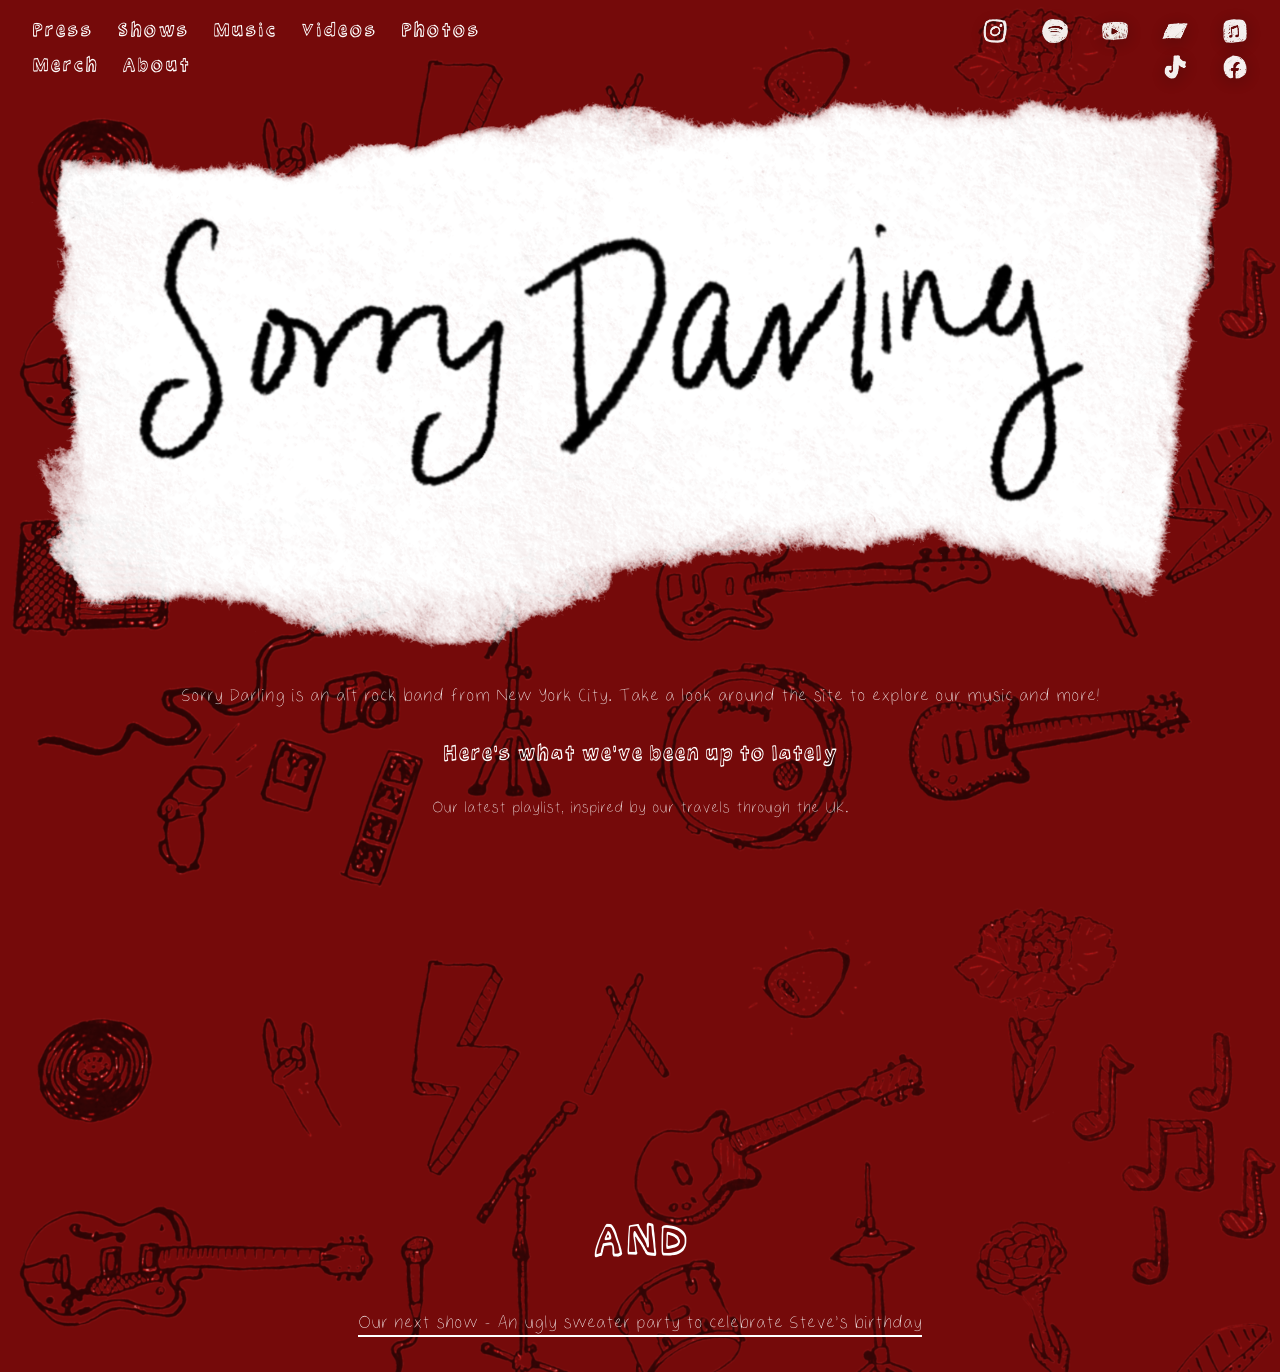
<file: index.html>
<!doctype html>
<html lang="en">
<head>
  <meta charset="utf-8">
  <meta name="viewport" content="width=device-width,initial-scale=1">
  <title>Sorry Darling — Home</title>
  <link rel="stylesheet" href="assets/css/style.css">
  <link rel="preconnect" href="https://fonts.googleapis.com">
  <link rel="preconnect" href="https://fonts.gstatic.com" crossorigin>
  <link href="https://fonts.googleapis.com/css2?family=Anton&family=Open+Sans:wght@300;400;600&display=swap" rel="stylesheet">
  </head>
  <body class="home">
  <header>
    <nav class="site-nav" aria-label="Main navigation">
      <button class="nav-toggle" type="button" aria-expanded="false" aria-controls="site-nav-links" aria-label="Toggle navigation">
        <span></span>
        <span></span>
        <span></span>
      </button>
      <div class="nav-links" id="site-nav-links">
        <a class="presslink" href="press.html">Press</a>
        <a class="showslink" href="shows.html">Shows</a>
        <a class="musiclink" href="music.html">Music</a>
        <a class="videoslink" href="videos.html">Videos</a>
        <a class="gallerylink" href="gallery.html">Photos</a>
        <a class="merchlink" href="https://wearesorrydarling.bandcamp.com/merch" target="_blank" rel="noopener noreferrer">Merch</a>
        <a class="aboutlink" href="about.html">About</a>
      </div>
    </nav>
    <div class="hero" role="banner">
      <div class="hero-inner">
        <img class="hero-logo" src="assets/images/scriptLogo.png" alt="Sorry Darling logo">
      </div>
    </div>
  </header>
  <main>
    <p class="blurb">Sorry Darling is an alt rock band from New York City. Take a look around the site to explore our music and more!</p>
  </main>
  <script src="assets/js/main.js"></script>
  <script src="assets/js/socials.js"></script>
  <script src="assets/js/home.js"></script>
</body>
</html>
</file>
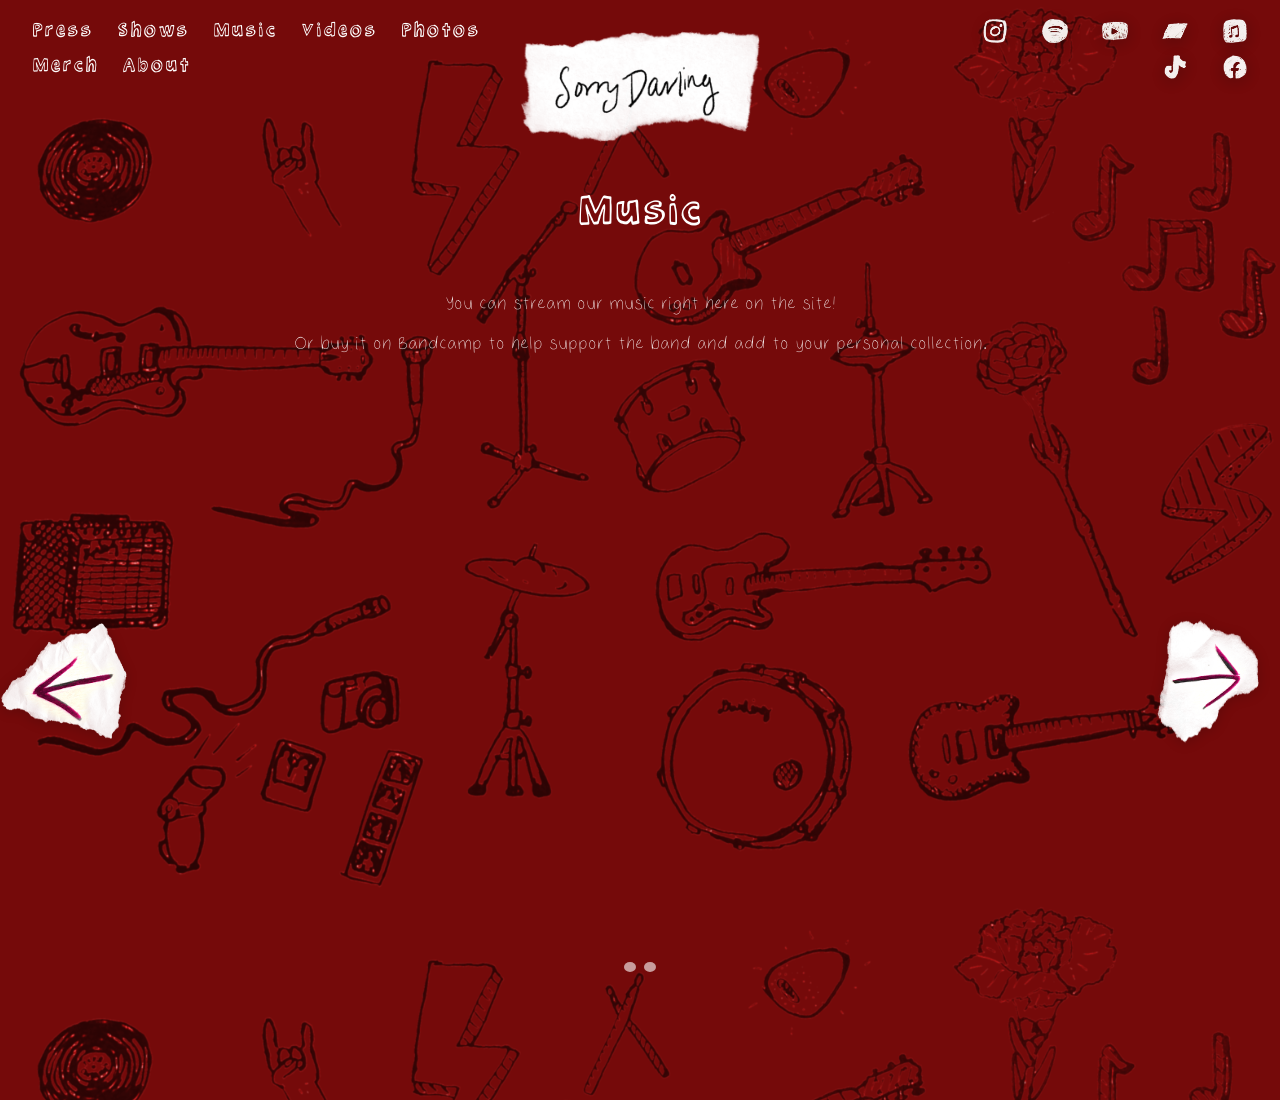
<file: music.html>
<!doctype html>
<html lang="en">
<head>
  <meta charset="utf-8">
  <meta name="viewport" content="width=device-width,initial-scale=1">
  <title>Sorry Darling — Music</title>
  <link rel="stylesheet" href="assets/css/style.css">
  <link rel="preconnect" href="https://fonts.googleapis.com">
  <link rel="preconnect" href="https://fonts.gstatic.com" crossorigin>
  <link href="https://fonts.googleapis.com/css2?family=Anton&family=Open+Sans:wght@300;400;600&display=swap" rel="stylesheet">
  </head>
  <body class="subpage">
  <header>
    <a class="mini-logo" href="index.html"><img src="assets/images/scriptLogo.png" alt="Sorry Darling logo"></a>
    <nav class="site-nav" aria-label="Main navigation">
      <button class="nav-toggle" type="button" aria-expanded="false" aria-controls="site-nav-links" aria-label="Toggle navigation">
        <span></span>
        <span></span>
        <span></span>
      </button>
      <div class="nav-links" id="site-nav-links">
        <a class="presslink" href="press.html">Press</a>
        <a class="showslink" href="shows.html">Shows</a>
        <a class="musiclink" href="music.html">Music</a>
        <a class="videoslink" href="videos.html">Videos</a>
        <a class="gallerylink" href="gallery.html">Photos</a>
        <a class="merchlink" href="https://wearesorrydarling.bandcamp.com/merch" target="_blank" rel="noopener noreferrer">Merch</a>
        <a class="aboutlink" href="about.html">About</a>
      </div>
    </nav>
  </header>
  <main>
    <div class="container">
      <h1 class="page-title">Music</h1>
      <p class="blurb">You can stream our music right here on the site! <br>Or buy it on Bandcamp to help support the band and add to your personal collection.</p>
      <section id="embed-carousel" class="embed-carousel" data-src="assets/MusicEmbedLinks.md" aria-roledescription="carousel">
        <div class="carousel-controls">
          <button class="carousel-btn prev" aria-label="Previous embed">
            <img src="assets/images/left.png" alt="Previous">
          </button>
          <button class="carousel-btn next" aria-label="Next embed">
            <img src="assets/images/right.png" alt="Next">
          </button>
        </div>
        <div class="carousel-view" aria-live="polite"></div>

        <div class="carousel-indicators" role="tablist" aria-label="Embed list"></div>
      </section>
    </div>
  </main>
  <script src="assets/js/main.js"></script>
  <script src="assets/js/socials.js"></script>
  <script src="assets/js/embed-carousel.js"></script>
</body>
</html>
</file>
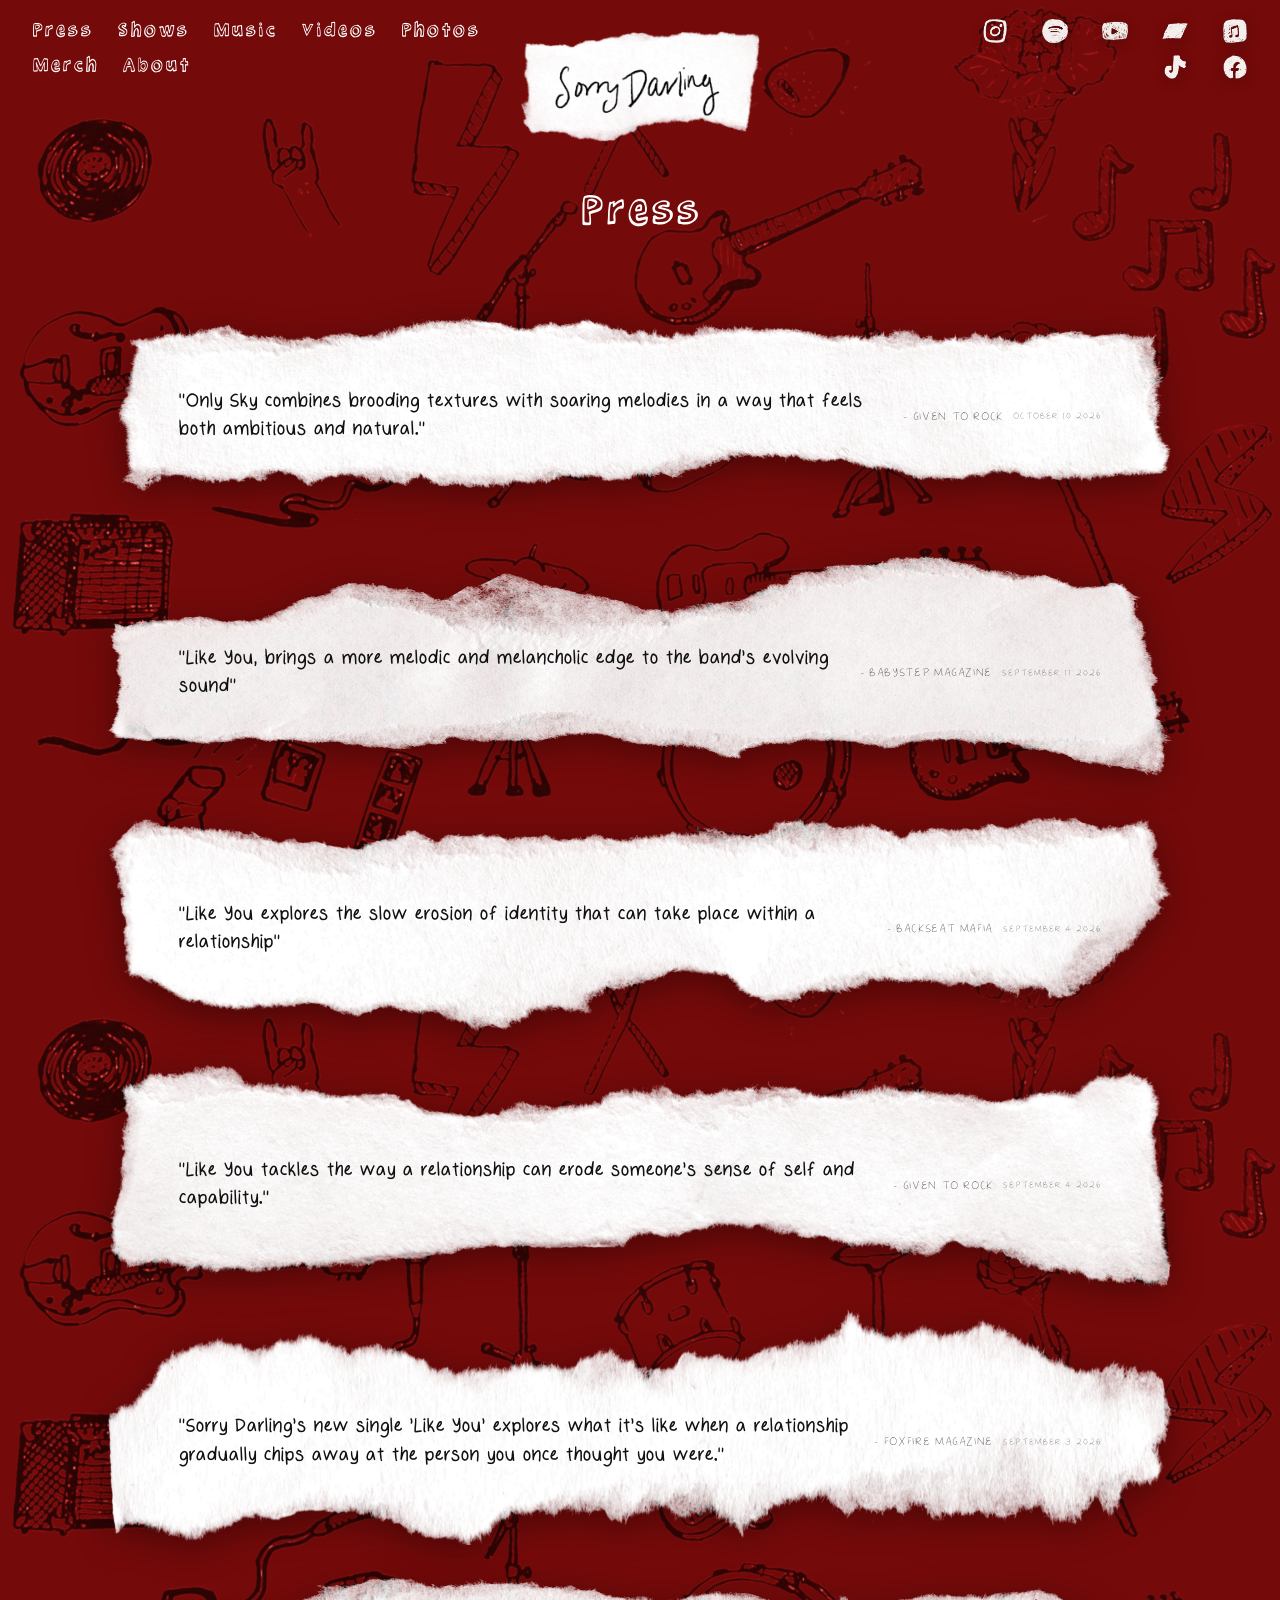
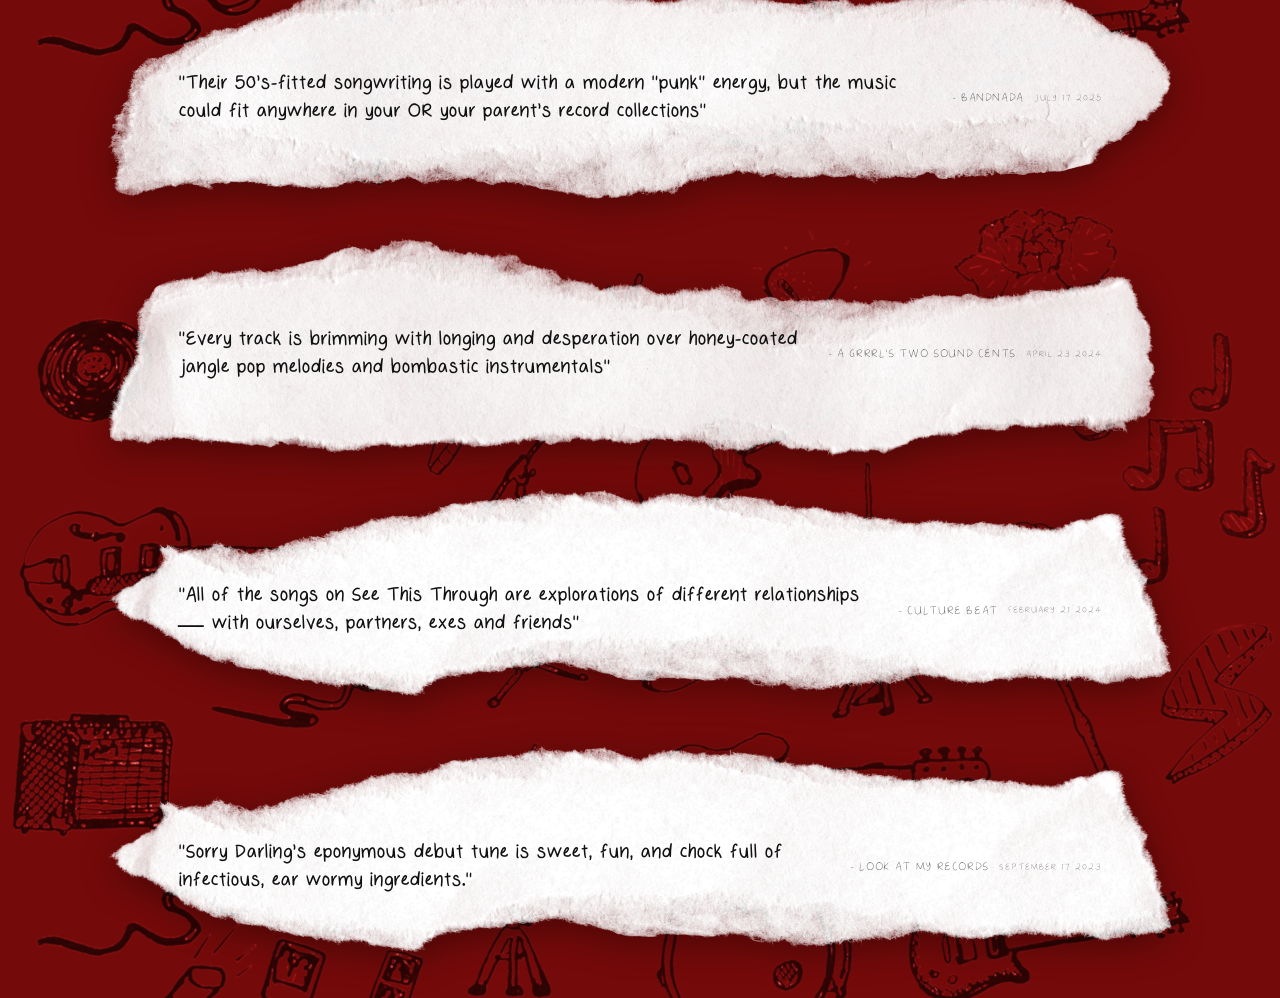
<file: press.html>
<!doctype html>
<html lang="en">
<head>
  <meta charset="utf-8">
  <meta name="viewport" content="width=device-width,initial-scale=1">
  <title>Sorry Darling — Press</title>
  <link rel="stylesheet" href="assets/css/style.css">
  <link rel="preconnect" href="https://fonts.googleapis.com">
  <link rel="preconnect" href="https://fonts.gstatic.com" crossorigin>
  <link href="https://fonts.googleapis.com/css2?family=Anton&family=Open+Sans:wght@300;400;600&display=swap" rel="stylesheet">
  </head>
  <body class="subpage">
  <header>
    <a class="mini-logo" href="index.html"><img src="assets/images/scriptLogo.png" alt="Sorry Darling logo"></a>
    <nav class="site-nav" aria-label="Main navigation">
      <button class="nav-toggle" type="button" aria-expanded="false" aria-controls="site-nav-links" aria-label="Toggle navigation">
        <span></span>
        <span></span>
        <span></span>
      </button>
      <div class="nav-links" id="site-nav-links">
        <a class="presslink" href="press.html">Press</a>
        <a class="showslink" href="shows.html">Shows</a>
        <a class="musiclink" href="music.html">Music</a>
        <a class="videoslink" href="videos.html">Videos</a>
        <a class="gallerylink" href="gallery.html">Photos</a>
        <a class="merchlink" href="https://wearesorrydarling.bandcamp.com/merch" target="_blank" rel="noopener noreferrer">Merch</a>
        <a class="aboutlink" href="about.html">About</a>
      </div>
    </nav>
  </header>
  <main>
    <div class="container">
      <h1 class="page-title">Press</h1>
      <ul id="press-list" class="press-list" aria-live="polite"></ul>
    </div>
  </main>
  <script src="assets/js/main.js"></script>
  <script src="assets/js/socials.js"></script>
  <script src="assets/js/press.js"></script>
</body>
</html>
</file>
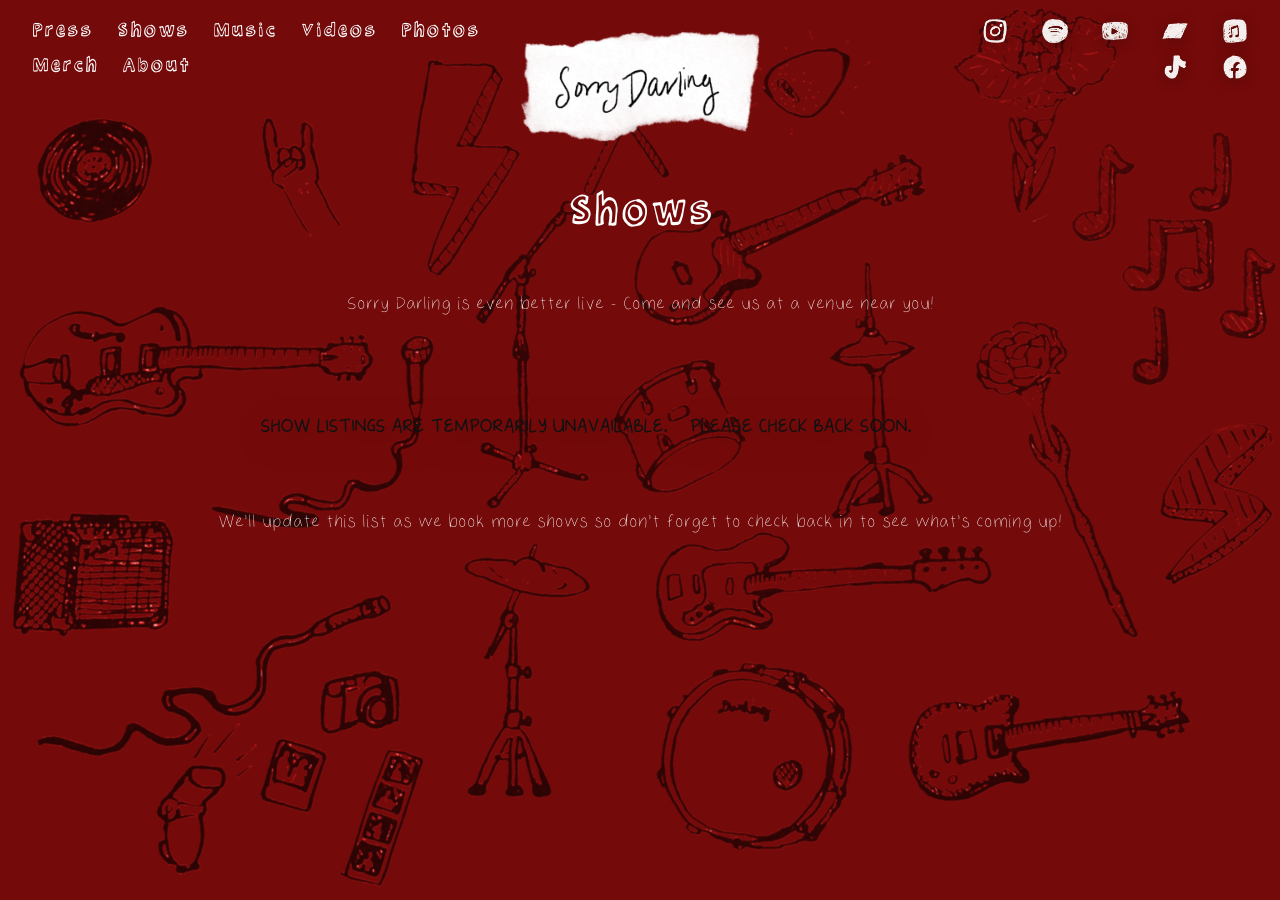
<file: shows.html>
<!doctype html>
<html lang="en">
<head>
  <meta charset="utf-8">
  <meta name="viewport" content="width=device-width,initial-scale=1">
  <title>Sorry Darling — Shows</title>
  <link rel="stylesheet" href="assets/css/style.css">
  <link rel="preconnect" href="https://fonts.googleapis.com">
  <link rel="preconnect" href="https://fonts.gstatic.com" crossorigin>
  <link href="https://fonts.googleapis.com/css2?family=Anton&family=Open+Sans:wght@300;400;600&display=swap" rel="stylesheet">
  </head>
  <body class="subpage">
  <header>
    <a class="mini-logo" href="index.html"><img src="assets/images/scriptLogo.png" alt="Sorry Darling logo"></a>
    <nav class="site-nav" aria-label="Main navigation">
      <button class="nav-toggle" type="button" aria-expanded="false" aria-controls="site-nav-links" aria-label="Toggle navigation">
        <span></span>
        <span></span>
        <span></span>
      </button>
      <div class="nav-links" id="site-nav-links">
        <a class="presslink" href="press.html">Press</a>
        <a class="showslink" href="shows.html">Shows</a>
        <a class="musiclink" href="music.html">Music</a>
        <a class="videoslink" href="videos.html">Videos</a>
        <a class="gallerylink" href="gallery.html">Photos</a>
        <a class="merchlink" href="https://wearesorrydarling.bandcamp.com/merch" target="_blank" rel="noopener noreferrer">Merch</a>
        <a class="aboutlink" href="about.html">About</a>
      </div>
    </nav>
  </header>
  <main>
    <h1 class="page-title">Shows</h1>
    <p class="blurb">Sorry Darling is even better live - Come and see us at a venue near you!</p>
    <ul id="shows-list" aria-live="polite"></ul>
    <p class="blurb">We'll update this list as we book more shows so don't forget to check back in to see what's coming up!</p>
  </main>
  <script src="assets/js/main.js"></script>
  <script src="assets/js/socials.js"></script>
  <script src="assets/js/shows.js"></script>
</body>
</html>
</file>
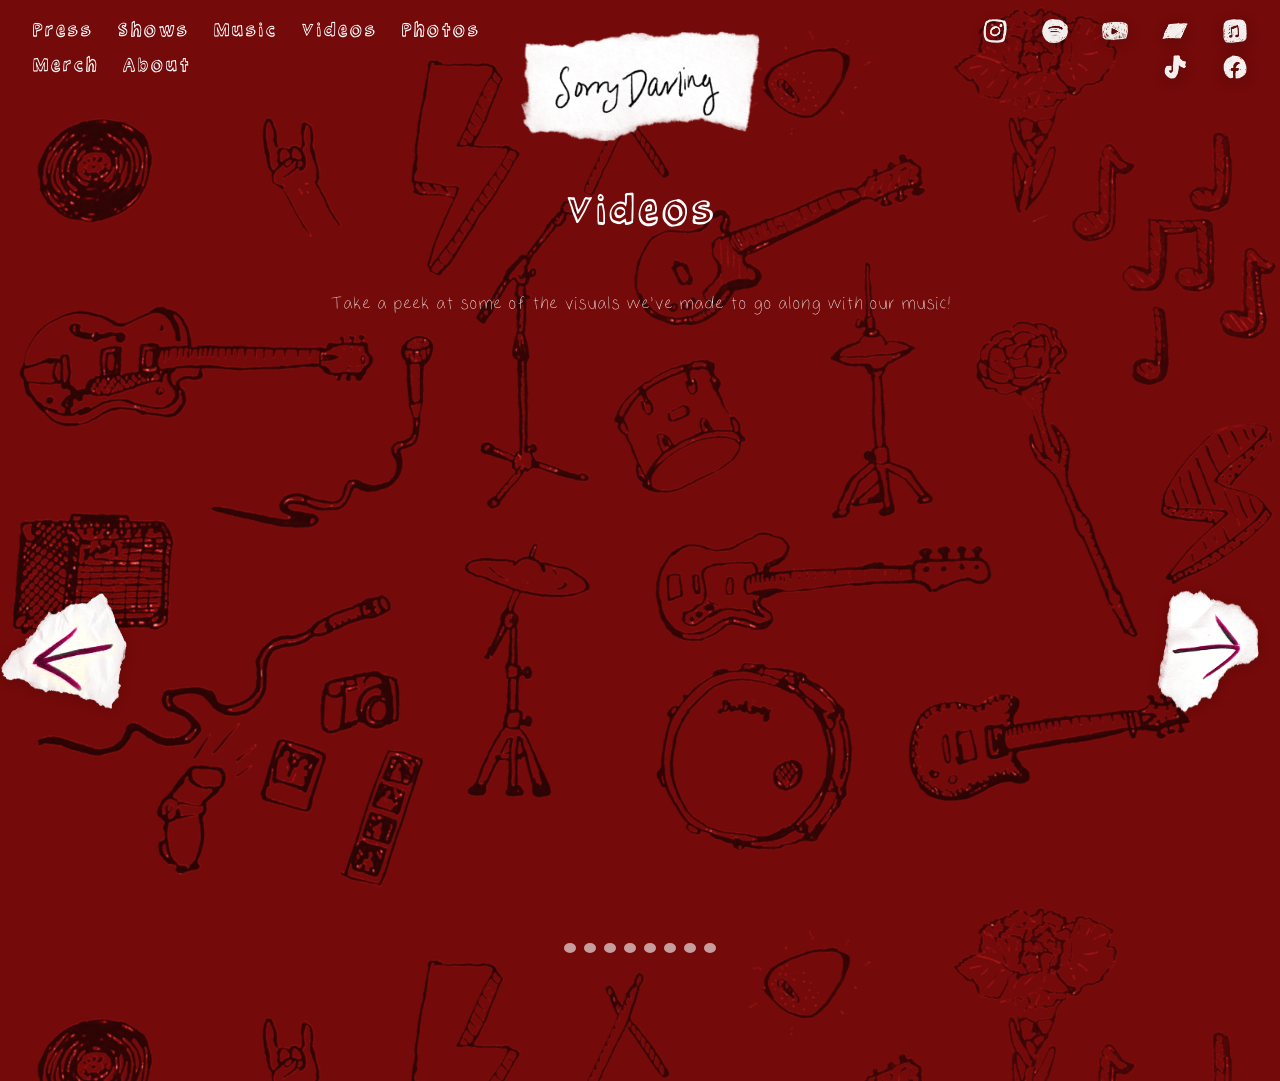
<file: videos.html>
<!doctype html>
<html lang="en">
<head>
  <meta charset="utf-8">
  <meta name="viewport" content="width=device-width,initial-scale=1">
  <title>Sorry Darling — Videos</title>
  <link rel="stylesheet" href="assets/css/style.css">
  <link rel="preconnect" href="https://fonts.googleapis.com">
  <link rel="preconnect" href="https://fonts.gstatic.com" crossorigin>
  <link href="https://fonts.googleapis.com/css2?family=Anton&family=Open+Sans:wght@300;400;600&display=swap" rel="stylesheet">
  </head>
  <body class="subpage">
  <header>
    <a class="mini-logo" href="index.html"><img src="assets/images/scriptLogo.png" alt="Sorry Darling logo"></a>
    <nav class="site-nav" aria-label="Main navigation">
      <button class="nav-toggle" type="button" aria-expanded="false" aria-controls="site-nav-links" aria-label="Toggle navigation">
        <span></span>
        <span></span>
        <span></span>
      </button>
      <div class="nav-links" id="site-nav-links">
        <a class="presslink" href="press.html">Press</a>
        <a class="showslink" href="shows.html">Shows</a>
        <a class="musiclink" href="music.html">Music</a>
        <a class="videoslink" href="videos.html">Videos</a>
        <a class="gallerylink" href="gallery.html">Photos</a>
        <a class="merchlink" href="https://wearesorrydarling.bandcamp.com/merch" target="_blank" rel="noopener noreferrer">Merch</a>
        <a class="aboutlink" href="about.html">About</a>
      </div>
    </nav>
  </header>
  <main>
    <div class="container">
      <h1 class="page-title">Videos</h1>
      <p class="blurb">Take a peek at some of the visuals we've made to go along with our music!</p>

      <section class="embed-carousel" data-src="assets/VideoEmbedLinks.md" aria-roledescription="carousel">
        <div class="carousel-controls">
          <button class="carousel-btn prev" aria-label="Previous embed">
            <img src="assets/images/left.png" alt="Previous">
          </button>
          <button class="carousel-btn next" aria-label="Next embed">
            <img src="assets/images/right.png" alt="Next">
          </button>
        </div>
        <div class="carousel-view" aria-live="polite"></div>

        <div class="carousel-indicators" role="tablist" aria-label="Embed list"></div>
      </section>
    </div>
    <!-- <div class="credit-section">
      <h3>↓Video Credits↓</h3>
      <p class="credit">Video credits go here.</p>
    </div> -->
  </main>
  <script src="assets/js/main.js"></script>
  <script src="assets/js/socials.js"></script>
  <script src="assets/js/embed-carousel.js"></script>
</body>
</html>
</file>
<file: assets/css/style.css>
@font-face {
	font-family: 'NoAngle-Regular';
	src: url('../fonts/NoAngle-Regular.woff2') format('woff2');
	font-weight: 400;
	font-style: normal;
}

@font-face {
	font-family: 'Trapperkeeper-Regular';
	src: url('../fonts/Trapperkeeper-Regular.woff2') format('woff2');
	font-weight: 400;
	font-style: normal;
}

* {
	box-sizing: border-box;
}

html, body {
	height: 100%;
}

body {
	font-family: 'NoAngle-Regular', system-ui, -apple-system, Segoe UI, Roboto, Helvetica, Arial, sans-serif;
	margin: 0;
	color: #111;
	background: #750a0a;
	line-height: 1.6;
    background-image: url('../images/bgscribbles.png');
    background-repeat: repeat;
    background-position: center;
    background-size: cover;
}

h1, h2, h3, h4, h5, h6,
.site-nav a:not(.mini-logo),
.mini-logo,
.hero h1,
body.subpage .hero h1 {
	font-family: 'Trapperkeeper-Regular', Georgia, serif;
}

p {
    font-size: 25px;
}

header {
	position: relative;
}

h1.page-title {
    font-size: 48px;
    text-align: center;
    margin-top: 50px;
    color: white;
    font-weight: 500;
}

p.blurb{
    color: white;
    max-width: 80vw;
    text-align: center;
    margin: 0 auto;
}

.blurb-news-wrap {
    margin-top: 24px;
    display: block;
}

.blurb-news-intro {
    display: block;
    font-size: 24px;
    line-height: 1.2;
    font-family: 'Trapperkeeper-Regular', Georgia, serif;
    margin-bottom: 24px;
}

.blurb-news-items {
    display: flex;
    flex-direction: column;
    align-items: center;
    justify-content: center;
    gap: 18px;
    flex-wrap: wrap;
}

.blurb-news-item {
    display: inline-flex;
    flex-direction: column;
    align-items: center;
    justify-content: center;
    gap: 10px;
    max-width: min(90vw, 700px);
}

.blurb-news-item a {
    color: #fff;
    text-decoration: underline;
    text-underline-offset: 4px;
}

.blurb-news-caption {
    display: block;
    font-size: 22px;
    line-height: 1.4;
}

.blurb-news-embed {
    display: block;
    width: min(100%, 820px);
}

.blurb-news-embed iframe {
    display: block;
    width: 100%;
    max-width: 100%;
    /* height: auto; */
    border: 0;
}

.blurb-news-and {
    display: inline-flex;
    align-items: center;
    justify-content: center;
    font-family: 'Trapperkeeper-Regular', Georgia, serif;
    font-size: clamp(2rem, 4vw, 4.5rem);
    color: #fff;
}


.site-nav {
	position: relative;
	z-index: 20;
	display: flex;
	align-items: center;
	padding: 14px 20px;
    width: 100vw;
    gap: 30vw;
    justify-content: space-between;
    /* flex-wrap: wrap; */
    font-size: 22px;
}

.site-nav .nav-links {
	display: flex;
	align-items: center;
	flex-wrap: wrap;
	/* width: 100%; */
}

.site-nav a:not(.mini-logo, .social-menu-link) {
	color: white;
	margin: 0 12px;
	text-decoration: none;
	font-weight: 500;
	letter-spacing: 1px;
}

.social-links {
	display: flex;
	align-items: center;
	justify-content: flex-end;
	gap: 10px;
	margin-left: auto;
	padding-left: 12px;
    max-width: 33vw;
    flex-wrap: wrap;
}

.social-link {
	display: inline-flex;
	align-items: center;
	justify-content: center;
	width: 26px;
	height: 26px;
	flex-shrink: 0;
	opacity: 0.95;
	transition: transform 180ms ease, opacity 180ms ease;
}

.social-link:hover,
.social-link:focus-visible {
	transform: translateY(-1px) scale(1.05);
	opacity: 1;
}

.social-link img {
	display: block;
	width: 100%;
	height: 100%;
	object-fit: contain;
	filter: drop-shadow(0 3px 8px rgba(0,0,0,0.28));
}

.socials-menu-toggle {
	display: none;
}

.socials-menu-panel {
	display: none;
}

.nav-toggle {
	display: none;
	border: none;
	background: transparent;
	padding: 0;
	margin: 0;
	cursor: pointer;
	width: 42px;
	height: 42px;
	position: relative;
	z-index: 31;
}

.nav-toggle span {
	display: block;
	width: 24px;
	height: 2px;
	background: #fff;
	margin: 5px auto;
	border-radius: 2px;
	transition: transform 0.2s ease, opacity 0.2s ease;
    box-shadow: 0px 0px 15px #000000bf;
}

.site-nav.is-open .nav-toggle span:nth-child(1) {
	transform: translateY(7px) rotate(45deg);
}

.site-nav.is-open .nav-toggle span:nth-child(2) {
	opacity: 0;
}

.site-nav.is-open .nav-toggle span:nth-child(3) {
	transform: translateY(-7px) rotate(-45deg);
}

@media (max-width: 900px) {
	.site-nav {
		max-width: 100%;
		/* padding: 30px 14px; */
		flex-wrap: wrap;
		position: relative;
		z-index: 40;
	}

	.site-nav .nav-links {
		display: none;
		flex-direction: column;
		align-items: flex-start;
		width: fit-content;
		padding: 20px 20px 55px;
		position: absolute;
		top: 70px;
		left: 12px;                                                                                                                                                                                                                                                                                                                                                                                                                                                                                                                                    
		background: transparent;
		z-index: 50;
		overflow: hidden;
        gap: 12px;
        a {
            font-size: 24px;
            font-weight: 800;
            font-family: 'NoAngle-Regular', system-ui, -apple-system, Segoe UI, Roboto, Helvetica, Arial, sans-serif;
        }

  
	}
    
	.site-nav .nav-links::before {
        content: "";
		position: absolute;
		inset: 0;
        background-image: url('../images/tornPaper/9.5.png');
        background-size: 90% 90%;
        background-repeat: no-repeat;
        filter: drop-shadow(0px 10px 10px rgba(0, 0, 0, 0.215));
		transform: rotate(90deg);
		transform-origin: center;
		z-index: -1;
		animation: paperSlideIn 400ms ease-out forwards;
	}

	.site-nav.is-open .nav-links {
		display: flex;
	}

	.site-nav .nav-links a {
		opacity: 0;
		transform: translateY(12px);
		transition: opacity 180ms ease-in, transform 180ms ease;
	}

	.site-nav.is-open .nav-links a {
		color: #111;
		position: relative;
		z-index: 1;
		animation: textAppear 400ms ease-out forwards;
	}

	.nav-toggle {
		display: block;
	}
}

@media (max-width: 750px) {
    a.mini-logo{
        top: 10px;
    }

    h1.page-title{
        margin-top:100px
    }
    .site-nav{
        gap: 20px;
    }
	.social-links {
		display: none;
	}

	.socials-menu-toggle {
		display: inline-flex;
		align-items: center;
		justify-content: center;
		gap: 8px;
		margin-left: auto;
		padding: 8px 12px;
		border: 0;
		background: transparent;
		color:white;
		font-family: 'Trapperkeeper-Regular', Georgia, serif;
		font-size: 1.3rem;
		letter-spacing: 0.08em;
		cursor: pointer;
		position: relative;
		z-index: 60;
	}

	.socials-menu-label {
		display: inline-block;
		color: white;
	}

	.socials-menu-caret {
		display: inline-block;
		font-size: 1.1rem;
		line-height: 1;
		color: white;
		transform: rotate(180deg);
		transition: transform 180ms ease;
	}
    

	.socials-menu-toggle.is-open{
        position: fixed;
        right: 12px;
        .socials-menu-label{
            color: #111;
        }
        .socials-menu-caret {
            transform: rotate(0deg);
            color: #111;
        }
    }

	.socials-menu-panel {
		position: fixed;
		top: -24px;
		left: 0px;
		/* right: -12px; */
        width: 100vw;
		display: flex;
		align-items: center;
		justify-content: space-evenly;
		gap: 1vw;
		padding: 72px 16px 25px;
		background-image: url('../images/tornPaper/39.png');
		background-size: 100% 100%;
		background-repeat: no-repeat;
		background-position: center top;
		border-bottom: none;
		transform: translateY(-120%);
		opacity: 0;
		transition: transform 220ms ease, opacity 180ms ease;
		z-index: 55;
		overflow-x: auto;
		box-shadow: none;
	}

	.socials-menu-panel.is-open {
		transform: translateY(0);
		opacity: 1;
        filter: drop-shadow(0px 10px 10px rgba(0, 0, 0, 0.215));
		animation: socialsDropIn 260ms ease-out forwards;
	}

	.social-menu-link {
		display: flex;
		align-items: center;
		justify-content: center;
        width: 7vw;
        height: 7vw;
		max-width: 38px;
		max-height: 38px;
		flex-shrink: 0;
		transform: translateY(-12px);
		opacity: 0;
		transition: transform 180ms ease, opacity 180ms ease;
        margin: 0;
	}

	.socials-menu-panel.is-open .social-menu-link {
		opacity: 1;
		transform: translateY(0);
		animation: socialItemSlide 220ms ease-out forwards;
	}

	.social-menu-link img {
		display: block;
		width: 100%;
		height: 100%;
		object-fit: contain;
		filter: brightness(0) invert(0) drop-shadow(0 3px 8px rgba(0,0,0,0.25));
	}
}

@keyframes socialsDropIn {
	0% {
		transform: translateY(-120%);
		opacity: 0;
	}
	100% {
		transform: translateY(0);
		opacity: 1;
	}
}

@keyframes socialItemSlide {
	0% {
		transform: translateY(-14px);
		opacity: 0;
	}
	100% {
		transform: translateY(0);
		opacity: 1;
	}
}

@keyframes paperSlideIn {
	0% {
		opacity: 1;
		transform: translateY(-400px) ;
	}
	100% {
		opacity: 1;
		transform: translateY(0);
	}
}

@keyframes textAppear {
    0% {
        opacity: 0;
        transform: translateY(-12px);
    }
    50% {
        opacity: 0;
        transform: translateY(0);
    }
    100% {
        opacity: 1;
        transform: translateY(0);
    }
}

.hero {
	background: transparent url('../images/tornPaper/15.png') center/contain no-repeat;
	color: #fff;
	display: flex;
	align-items: center;
	justify-content: center;
	padding: 36px 20px 48px;
	min-height: 240px;
    max-width: 98vw;
    height: 43vw;
}

.hero-inner {
	text-align: center;
}

.hero h1 {
    font-size: calc(80vw / 5);
	line-height: 0.9;
	display: inline-block;
	color: #000;
	transform: skewX(-6deg);
	letter-spacing: 6px;
    padding: 10vw 40vw;
    text-transform: uppercase;
    white-space: wrap;
    max-width: 100%;
}

.mini-logo {
	background: transparent url('../images/tornPaper/15.png') center/contain no-repeat;
	display: none;
	position: absolute;
	left: 50%;
	transform: translateX(-50%);
	top: -10px;
	color: #000;
	padding: 35px 20px;
	letter-spacing: 2px;
	text-decoration: none;
	z-index: 30;
	text-transform: uppercase;
	font-weight: 700;
    white-space: nowrap;
    font-size: 20px;
    img {
        width: 200px;
        position: relative;
        top: 10px;
    }
}

/* Subpage header: small centered mini logo */
body.subpage .hero {
	min-height: 0;
	padding: 12px 0;
	background: transparent;
}

img.hero-logo {
    width: 90vw;
}

body.subpage .site-nav {
	justify-content: flex-start;
}

body.subpage .mini-logo {
	display: inline-block;
}

body.subpage .hero-inner {
	display: none;
}

.hero .tag {
	margin-top: 8px;
	color: rgba(255, 255, 255, 0.9);
	font-weight: 600;
}

main {
	padding: 28px;
}

.about-bio-showcase {
	max-width: 1180px;
	margin: 100px auto 150px;
	display: flex;
	padding: 0 12px;
    /* if screen is below 768px */
    @media (max-width: 767px) {
        flex-direction: column;
        gap: calc(30vw - 100px);
    }
    @media (min-width: 768px){
        align-items: center;
    }
}

.about-card-stage {
	position: relative;
	flex: 1.2;
	/* min-height: 620px; */
	display: flex;
	align-items: center;
	justify-content: center;
}

.about-card-deck {
	position: relative;
	width: min(560px, 100%);
	height: min(100vw, 750px);
}

.about-card {
	position: absolute;
	left: 50%;
	width: min(500px, 82%);
	height: auto;
	aspect-ratio: 0.72;
	object-fit: scale-down;
    filter: drop-shadow(0 18px 30px rgba(0,0,0,0.18));
	transform-origin: center center;
	transition: transform 400ms cubic-bezier(.2,.8,.25,1), filter 300ms ease;
	pointer-events: none;
	user-select: none;
	opacity: 1;
}

.about-card.is-leaving {
	transform: translate(-400px, 24px) rotate(-5deg) scale(0.82) translateX(-50%) !important;
	z-index: 4 !important;
}

.about-card.is-leaving-prev {
	transform: translate(-320px, 18px) rotate(-18deg) scale(0.8) translateX(-50%) !important;
	z-index: 1 !important;
}

.about-card.is-reentering {
	animation: reenter-back 300ms cubic-bezier(.2,.8,.25,1);
    transform: rotate (-12deg) !important;
    z-index: 1 !important;
}

.about-card.is-reentering-prev {
	animation: reenter-prev 300ms cubic-bezier(.2,.8,.25,1);
    z-index: 4 !important;
}

@keyframes reenter-back {
	0% {
		transform: translate(-260px, 24px) rotate(-22deg) scale(0.82) translateX(-50%);
	}
	100% {
		transform: translate(76px, 46px) rotate(-12deg) scale(0.88) translateX(-50%);
	}
}

@keyframes reenter-prev {
	0% {
		transform: translate(-320px, 18px) rotate(-18deg) scale(0.8) translateX(-50%);
	}
	100% {
		transform: translate(0, 0) rotate(0deg) scale(1) translateX(-50%);
	}
}

.about-card-nav {
	position: absolute;
	inset: 0;
	pointer-events: none;
}

.about-card-nav .carousel-btn {
	position: absolute;
	top: 50%;
	transform: translateY(-50%);
	pointer-events: auto;
	width: 78px;
	height: 78px;
	padding: 0;
	cursor: pointer;
	opacity: 1;
	visibility: visible;
	z-index: 15;
}

.about-card-nav .carousel-btn.prev {
	left: 10px;
}

.about-card-nav .carousel-btn.next {
	right: 10px;
}

.about-card-nav .carousel-btn img {
	width: 100%;
	height: 100%;
	display: block;
	filter: drop-shadow(0 8px 12px rgba(0,0,0,0.28));
}

.about-bio-panel {
	flex: 0.9;
	display: flex;
	flex-direction: column;
	gap: 18px;
	padding-top: 8px;
    align-items: center;
}

.paper-sheet {
    filter: drop-shadow(0 10px 20px rgba(0, 0, 0, 0.332));
	padding: 20px;
	min-height: 110px;
    width: fit-content;
	opacity: 0;
	transform: translateY(12px);
	transition: opacity 320ms ease, transform 320ms ease;
}

.paper-sheet.is-visible {
	opacity: 1;
	transform: translateY(0);
}

.paper-sheet.is-fading {
	opacity: 0;
	transform: translateY(10px);
}

.paper-name h2,
.paper-role p,
.paper-bio p {
	margin: 0;
    padding: 70px 50px;
}

.paper-name h2 {
	font-size: clamp(2rem, 2.5vw, 3.1rem);
    padding: 50px;
	letter-spacing: 0.05em;
	text-transform: uppercase;
    text-align: center;
}

.paper-role p {
    padding:40px 30px 30px 30px;
	font-size: 25px;
	text-transform: uppercase;
    text-align: center;
    font-weight: 700;
}

.paper-bio p {
	font-size: 22px;
    text-align: center;
    font-weight: 700;
}

@media (max-width: 767px) {

	.about-card-nav {
		display: none;
	}
}

.press-list {
	list-style: none;
	padding: 0;
	margin: 28px auto 0;
	max-width: 1200px;
	display: flex;
    flex-direction: column;
    align-items: center;
	gap: 22px;
}

.press-item {
    filter: drop-shadow(0 8px 18px rgba(0, 0, 0, 0.409));
	min-height: 170px;
	display: flex;
	align-items: stretch;
    width:fit-content;
	transition: transform 180ms ease, filter 180ms ease;
    padding: 80px 20px 50px 20px;
}

.press-item:hover {
	transform: translateY(-2px);
    filter: drop-shadow(0 10px 22px rgba(0, 0, 0, 0.622));
}

.press-link {
	display: flex;
    align-items: center;
	gap: 10px;
	padding: 24px 50px;
	color: #111;
	text-decoration: none;
    width: fit-content;
}

.press-quote {
	font-size: clamp(1.3rem, 2vw, 2.2rem);
	line-height: 1.1;
	font-family: 'NoAngle-Regular', Georgia, serif;
	font-weight: 600;
}

.press-source {
	font-size: 1rem;
	letter-spacing: 0.04em;
	text-transform: uppercase;
    white-space: nowrap;
	font-family: 'NoAngle-Regular', sans-serif;
}

.press-date {
	font-size: 0.78rem;
	letter-spacing: 0.08em;
	text-transform: uppercase;
	opacity: 0.8;
    white-space: nowrap;
	font-family: 'NoAngle-Regular', sans-serif;
}

#shows-list {
	list-style: none;
	padding: 0;
	margin: 28px auto 0;
	max-width: 1200px;
	display: flex;
	flex-direction: column;
	align-items: center;
	gap: 20px;
}

.show-item {
	width: min(80%, 800px);
    height: fit-content;
	display: flex;
	align-items: stretch;
	justify-content: space-between;
	gap: 24px;
	padding: 100px 50px;
	background-size: 100% 100%;
	background-position: center;
	background-repeat: no-repeat;
	filter: drop-shadow(0 8px 18px rgba(0,0,0,0.24));
    font-weight: 700;
}

.show-main {
	display: flex;
	align-items: center;
	gap: 22px;
	flex: 1;
}

.show-date-block {
	display: flex;
	flex-direction: column;
	justify-content: center;
	align-items: center;
	min-width: 110px;
	padding: 10px 12px;
	border: 1px solid rgba(0,0,0,0.08);
    border-radius: 25%;
	text-align: center;
	font-family: 'NoAngle-Regular', sans-serif;
}

.show-date-weekday {
	font-size: 20px;
	letter-spacing: 0.12em;
	text-transform: uppercase;
}

.show-date-month {
	font-size: 21px;
	letter-spacing: 0.12em;
	text-transform: uppercase;
}

.show-date-day {
	font-size: clamp(2rem, 3vw, 3rem);
	line-height: 1;
	font-weight: 700;
}

.show-details {
	display: flex;
	flex-direction: column;
	gap: 4px;
	flex: 1;
	text-transform: uppercase;
	font-family: 'NoAngle-Regular', sans-serif;
    white-space: norwap;
}

.show-band {
	font-size: 24px;
	line-height: 1.1;
}

.show-lineup,
.show-venue,
.show-location {
	font-size: 20px;
	letter-spacing: 0.06em;
}

.show-actions {
	display: flex;
	align-items: center;
	justify-content: flex-end;
	gap: 12px;
	flex-wrap: wrap;
}

.show-button {
	display: inline-flex;
	align-items: center;
	justify-content: center;
	padding: 12px 18px;
	background: rgba(255,255,255,0.42);
	border: 1px solid rgba(0,0,0,0.1);
	color: #111;
	text-decoration: none;
	font-size: 20px;
	letter-spacing: 0.12em;
	text-transform: uppercase;
	font-family: 'NoAngle-Regular', sans-serif;
	transition: transform 160ms ease, filter 160ms ease;
}

.show-button:hover,
.show-button:focus-visible {
	transform: translateY(-1px);
	filter: brightness(1.04);
}

.show-button--secondary {
	background: rgba(0,0,0,0.06);
}

.show-item--empty {
	justify-content: center;
	padding: 30px 20px;
	text-align: center;
	font-family: 'NoAngle-Regular', sans-serif;
	text-transform: uppercase;
}

@media (max-width: 700px) {
	.show-item {
		flex-direction: column;
		align-items: flex-start;
		background-size: cover;
        padding: 110px 20px;
        width: 90vw;
        margin-top: -80px;
	}

	.show-main {
		width: 100%;
		align-items: flex-start;
	}

	.show-actions {
		justify-content: flex-start;
		width: 100%;
	}

    .show-button{
        background: rgba(255, 255, 255, 0.522);
    }
}

.gallery {
	display: grid;
	grid-template-columns: repeat(auto-fill, minmax(220px, 1fr));
	gap: 14px;
	align-items: stretch;
    margin-top: 40px;
}

.gallery-item {
	position: relative;
	display: block;
	padding: 0;
	border: 0;
	background: #000;
	cursor: pointer;
	overflow: hidden;
	aspect-ratio: 4 / 3;
	box-shadow: 0 8px 18px rgba(0,0,0,0.18);
}

.gallery-item img {
	width: 100%;
	height: 100%;
	display: block;
	object-fit: cover;
	transition: transform 180ms ease;
}

.gallery-item:hover img,
.gallery-item:focus-visible img {
	transform: scale(1.04);
}

.gallery-item-caption {
	position: absolute;
	left: 12px;
	bottom: 12px;
	max-width: calc(100% - 24px);
	padding: 6px 10px;
	background: rgba(0, 0, 0, 0.56);
	color: #fff;
	font-size: 0.72rem;
	letter-spacing: 0.08em;
	opacity: 0;
	transform: translateY(8px);
	transition: opacity 160ms ease, transform 160ms ease;
	pointer-events: none;
}

.gallery-item:hover .gallery-item-caption,
.gallery-item:focus-visible .gallery-item-caption {
	opacity: 1;
	transform: translateY(0);
}

.gallery-lightbox {
	position: fixed;
	inset: 0;
	display: flex;
	align-items: center;
	justify-content: center;
	padding: 32px 5vw;
	background: rgba(0, 0, 0, 0.72);
	opacity: 0;
	visibility: hidden;
	transition: opacity 180ms ease, visibility 180ms ease;
	z-index: 2000;
}

.gallery-lightbox.is-open {
	opacity: 1;
	visibility: visible;
}

.gallery-lightbox-panel {
	position: relative;
	width: min(80vw, 1200px);
	max-width: 100%;
}

.gallery-lightbox-image-wrap {
	position: relative;
	background: rgba(255,255,255,0.04);
}

.gallery-lightbox-image-wrap img {
	display: block;
	width: 100%;
	max-height: 80vh;
	object-fit: contain;
	margin: 0 auto;
}

.gallery-lightbox-close {
	position: absolute;
	top: -14px;
	right: -14px;
	width: 62px;
	height: 62px;
	border: 0;
	background: transparent;
	padding: 0;
	cursor: pointer;
	filter: drop-shadow(0 8px 14px rgba(0,0,0,0.18));
}

.gallery-lightbox-close img {
	display: block;
	width: 100%;
	height: 100%;
	object-fit: contain;
}

.gallery-lightbox-nav {
	position: absolute;
	top: 50%;
	transform: translateY(-50%);
	width: 120px;
	height: 120px;
	border: 0;
	background: transparent;
	padding: 0;
	cursor: pointer;
	z-index: 2;
	filter: drop-shadow(0 8px 14px rgba(0,0,0,0.18));
}

.gallery-lightbox-nav img {
	display: block;
	width: 100%;
	height: 100%;
	object-fit: contain;
}

.gallery-lightbox-nav.prev {
	left: -72px;
}

.gallery-lightbox-nav.next {
	right: -72px;
}

.gallery-lightbox-footer {
	display: flex;
	align-items: center;
	justify-content: space-between;
	gap: 16px;
	padding-top: 18px;
	color: #fff;
}

.gallery-lightbox-caption {
	display: inline-flex;
	align-items: center;
	justify-content: center;
	min-height: 78px;
	padding: 14px 20px 12px 24px;
	background-image: url('../images/tornPaper/20.png');
	background-size: 100% 100%;
	background-position: center;
	background-repeat: no-repeat;
	font-size: 18px;
	letter-spacing: 0.08em;
	max-width: 70%;
	color: #1a1a1a;
	box-shadow: 0 8px 16px rgba(0,0,0,0.08);
}

.gallery-lightbox-actions {
	display: flex;
	align-items: center;
	gap: 10px;
}

.gallery-lightbox-download {
	display: inline-flex;
	align-items: center;
	justify-content: center;
	min-width: 130px;
	height: 78px;
	padding: 10px 18px;
	background-image: url('../images/tornPaper/pink.png');
	background-size: 100% 100%;
	background-position: center;
	background-repeat: no-repeat;
	border: 0;
	color: #1a1a1a;
	text-decoration: none;
	font-size: 20px;
	letter-spacing: 0.08em;
	text-transform: uppercase;
	box-shadow: 0 8px 16px rgba(0,0,0,0.08);
}
.gallery-lightbox-download:hover {
    transform: translateY(-2px) rotate(3deg) scale(1.02);
    box-shadow: 0 10px 18px rgba(0,0,0,0.12);
}
.gallery-lightbox-close:hover {
    transform: translateY(-2px) rotate(-3deg) scale(1.02);
    box-shadow: 0 10px 18px rgba(0,0,0,0.12);
}
.gallery-lightbox-nav img:hover {
    transform: translateY(-2px) rotate(-3deg) scale(1.02);
    box-shadow: 0 10px 18px rgba(0,0,0,0.12);
}

@media (max-width: 750px) {
	.embed-carousel .carousel-btn,
	.gallery-lightbox-nav {
		display: none !important;
		visibility: hidden !important;
		opacity: 0 !important;
		pointer-events: none !important;
	}
}

@media (max-width: 640px) {
	.gallery {
		grid-template-columns: repeat(auto-fill, minmax(150px, 1fr));
	}

	.gallery-lightbox {
		padding: 22px 16px;
	}

	.gallery-lightbox-panel {
		width: min(92vw, 1200px);
	}

	.gallery-lightbox-footer {
		flex-direction: column;
		align-items: flex-start;
	}

	.gallery-lightbox-caption {
		max-width: 100%;
	}

	.gallery-lightbox-nav {
		width: 42px;
		height: 42px;
		font-size: 2rem;
	}
}


/* utilities */
.container {
	max-width: 1100px;
	margin: 0 auto;
	padding: 0 18px;
}

/* Embed carousel */
.embed-carousel {
	margin-top: 24px;
	position: relative;
	display: flex;
	flex-direction: column;
	align-items: center;
    margin-bottom: 100px; 
}

.carousel-view {
	width: 100%;
	max-width: 80vw;
	background: transparent;
	margin: 0 auto;
}

.carousel-swipe-layer {
	position: absolute;
	top: -120px;
	bottom: -120px;
	z-index: 1;
	background: transparent;
	touch-action: pan-y;
	pointer-events: auto;
    width: 100vw;
}

.carousel-view iframe {
	width: 100%;
	max-width: 100%;
	border: 0;
	display: block;
	margin: 0 auto;
}

/* Responsive iframe wrapper to enforce aspect ratio (16:9) */
.embed-wrapper {
	position: relative;
	width: 100%;
	overflow: hidden;
	display: flex;
	justify-content: center;
	align-items: center;
}

.embed-wrapper.video {
	padding-top: 56.25%;
}

.embed-wrapper.video iframe {
	position: absolute;
	top: 0;
	left: 0;
	width: 100%;
	height: 100%;
}

.embed-wrapper iframe {
	width: 100%;
	height: auto;
}

/* animation classes for sliding embeds */
.embed-item {
	position: absolute;
	left: 0;
	top: 0;
	width: 100%;
	max-width: 80vw;
	transition: transform 0.48s cubic-bezier(.2,.9,.3,1), opacity 0.48s ease;
	opacity: 1;
	z-index: 20;
}

.embed-item.enter-from-right {
	transform: translateX(100%);
	opacity: 0;
}

.embed-item.enter-from-left {
	transform: translateX(-100%);
	opacity: 0;
}

.embed-item.exit-to-left {
	transform: translateX(-100%);
	opacity: 0;
}

.embed-item.exit-to-right {
	transform: translateX(100%);
	opacity: 0;
}

.embed-item.active {
	transform: translateX(0);
	opacity: 1;
	z-index: 30;
}

.carousel-view { position: relative; min-height: 200px;}

.embed-placeholder {
	position: relative;
	width: 100vw;
    display: flex;
    justify-content: center;
    align-items: center;
    &.bandcamp {
        max-width: 400px;
        margin: 0 auto;
    }
}

.embed-placeholder img {
	position: absolute;
	inset: 0;
	width: 80vw;
    max-width: min(1000px, 100%);
	object-fit: contain;
	display: block;
}

.embed-placeholder .placeholder-base {
	filter: saturate(0.7);
}

.embed-placeholder .placeholder-reveal {
	clip-path: inset(0 100% 0 0);
	animation: placeholder-swipe 1s ease-in-out infinite alternate;
}

@keyframes placeholder-swipe {
	0% {
		clip-path: inset(0 100% 0 0);
	}
	50% {
		clip-path: inset(0 45% 0 0);
		transform: translateX(0);
	}
	100% {
		clip-path: inset(0 0 0 0);
		transform: translateX(0);
	}
}

/* Tall embeds (Bandcamp album embeds) should be centered and shown at full height */
.embed-tall {
	width: 100%;
	max-width: 80vw;
	margin: 0 auto;
	display: flex;
	justify-content: center;
	align-items: center;
}

.embed-tall iframe {
	width: 100%;
	height: auto;
}

.carousel-controls {
	position: absolute;
	left: 0;
	right: 0;
	top: 0;
	bottom: 0;
	pointer-events: none;
	z-index: 40;
}

.carousel-btn {
	position: absolute;
	top: 50%;
	transform: translateY(-50%);
	pointer-events: auto;
	background: transparent;
	padding: 0;
	width: 10vw;
	height: 10vw;
	display: inline-flex;
	align-items: center;
	justify-content: center;
	border: none;
	cursor: pointer;
	opacity: 0;
	visibility: hidden;
	pointer-events: none;
	transition: opacity 180ms ease, visibility 180ms ease;
}

.embed-carousel.ready .carousel-btn {
	opacity: 1;
	visibility: visible;
	pointer-events: auto;
}

.carousel-btn img {
	width: 100%;
	height: 100%;
	display: block;
	transition: transform 180ms ease;
	filter: drop-shadow(0 2px 6px rgba(0,0,0,0.18));
}


/* Paper-style variants for arrow images */
.carousel-btn img.paper {
	filter: drop-shadow(4px 6px 6px rgba(0,0,0,0.32));
	transition: transform 180ms ease, filter 180ms ease;
	will-change: transform, filter, clip-path;
	backface-visibility: hidden;
	display: block;
}

.carousel-btn img.paper:hover {
	transform: translateY(-2px) rotate(var(--paper-rotate, 0deg)) scale(1.02);
	filter: drop-shadow(6px 8px 8px rgba(0,0,0,0.36));
}

/* Position arrows outside the carousel content area. --cw should match .carousel-view max-width */
.embed-carousel {
    --cw: 60vw;
}

.carousel-btn.next {
    left: calc(50% + (var(--cw) / 2) + 9.5vw);
}

.carousel-btn.prev {
	right: calc(50% + (var(--cw) / 2) + 9.9vw);
}

/* Ensure indicators sit below the carousel view */
.embed-carousel .carousel-indicators {
	order: 2;
	margin-top: 18px;
	position: relative;
	z-index: 50;
	pointer-events: auto;
}

/* Ensure carousel-view is first so indicators flow below */
.embed-carousel .carousel-view { order: 1; }

/* on small screens keep buttons close to content edges */
/* @media (max-width: 640px) {
 	.embed-carousel { --cw: 90vw; }
 	.carousel-btn.prev { left: calc(50% - (var(--cw) / 2) - 40px); }
 	.carousel-btn.next { left: calc(50% + (var(--cw) / 2) + 6px); }
} */

.carousel-indicators {
	margin-top: 10px;
	display: flex;
	gap: 8px;
	justify-content: center;
}

.carousel-indicators button {
	width: 10px;
	height: 10px;
	border-radius: 50%;
	border: none;
	background: rgba(255,255,255,0.6);
	cursor: pointer;
}

.carousel-indicators button.active {
	/* background: #ffffff; */
	box-shadow: 0 0 0 2px rgba(0,0,0,0.1) inset;
}

@media (max-width: 640px) {
	.carousel-view iframe {
		height: 320px;
	}
}

@media (max-width: 640px) {
	.site-nav {
		padding: 10px 6px;
	}

	.hero {
		padding: 18px 8px;
	}

    .press-source, .press-date {
        display:none;
    }

	body.subpage .site-nav {
		flex-wrap: wrap;
	}
}
</file>
